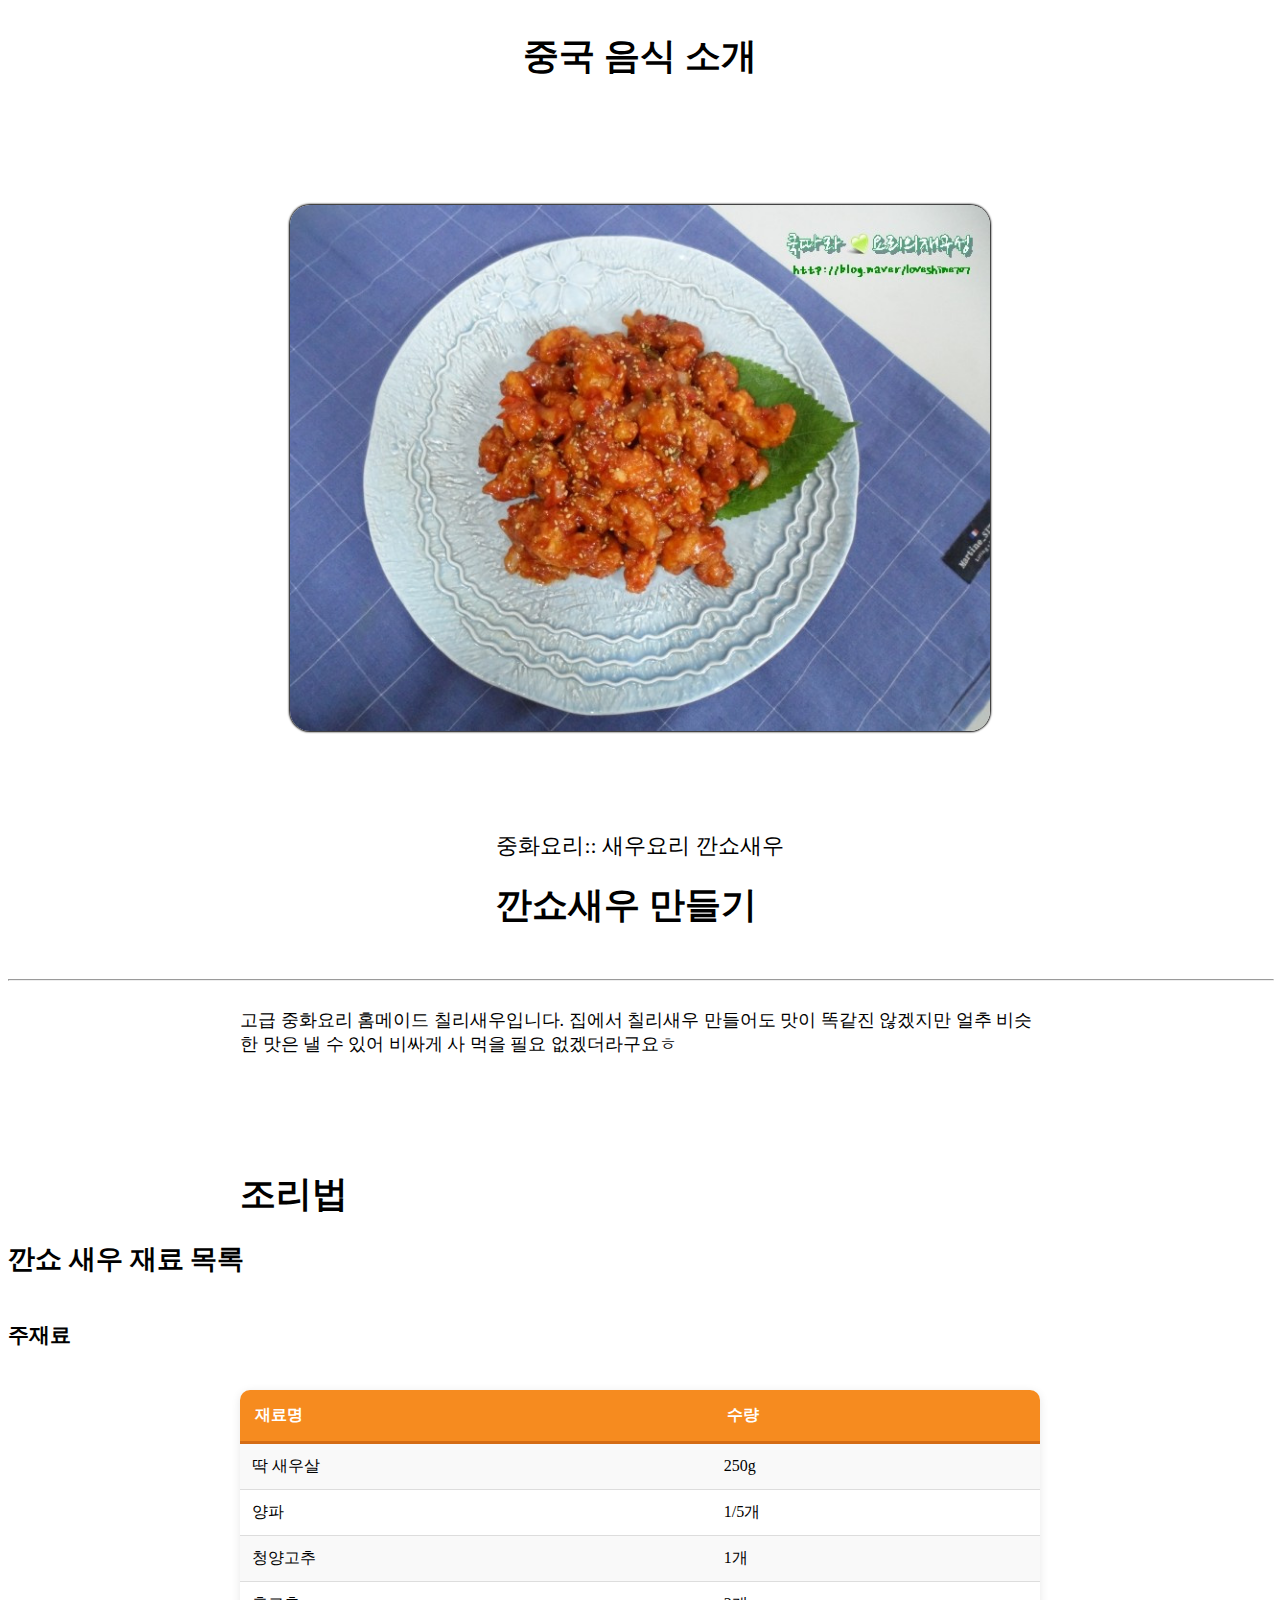
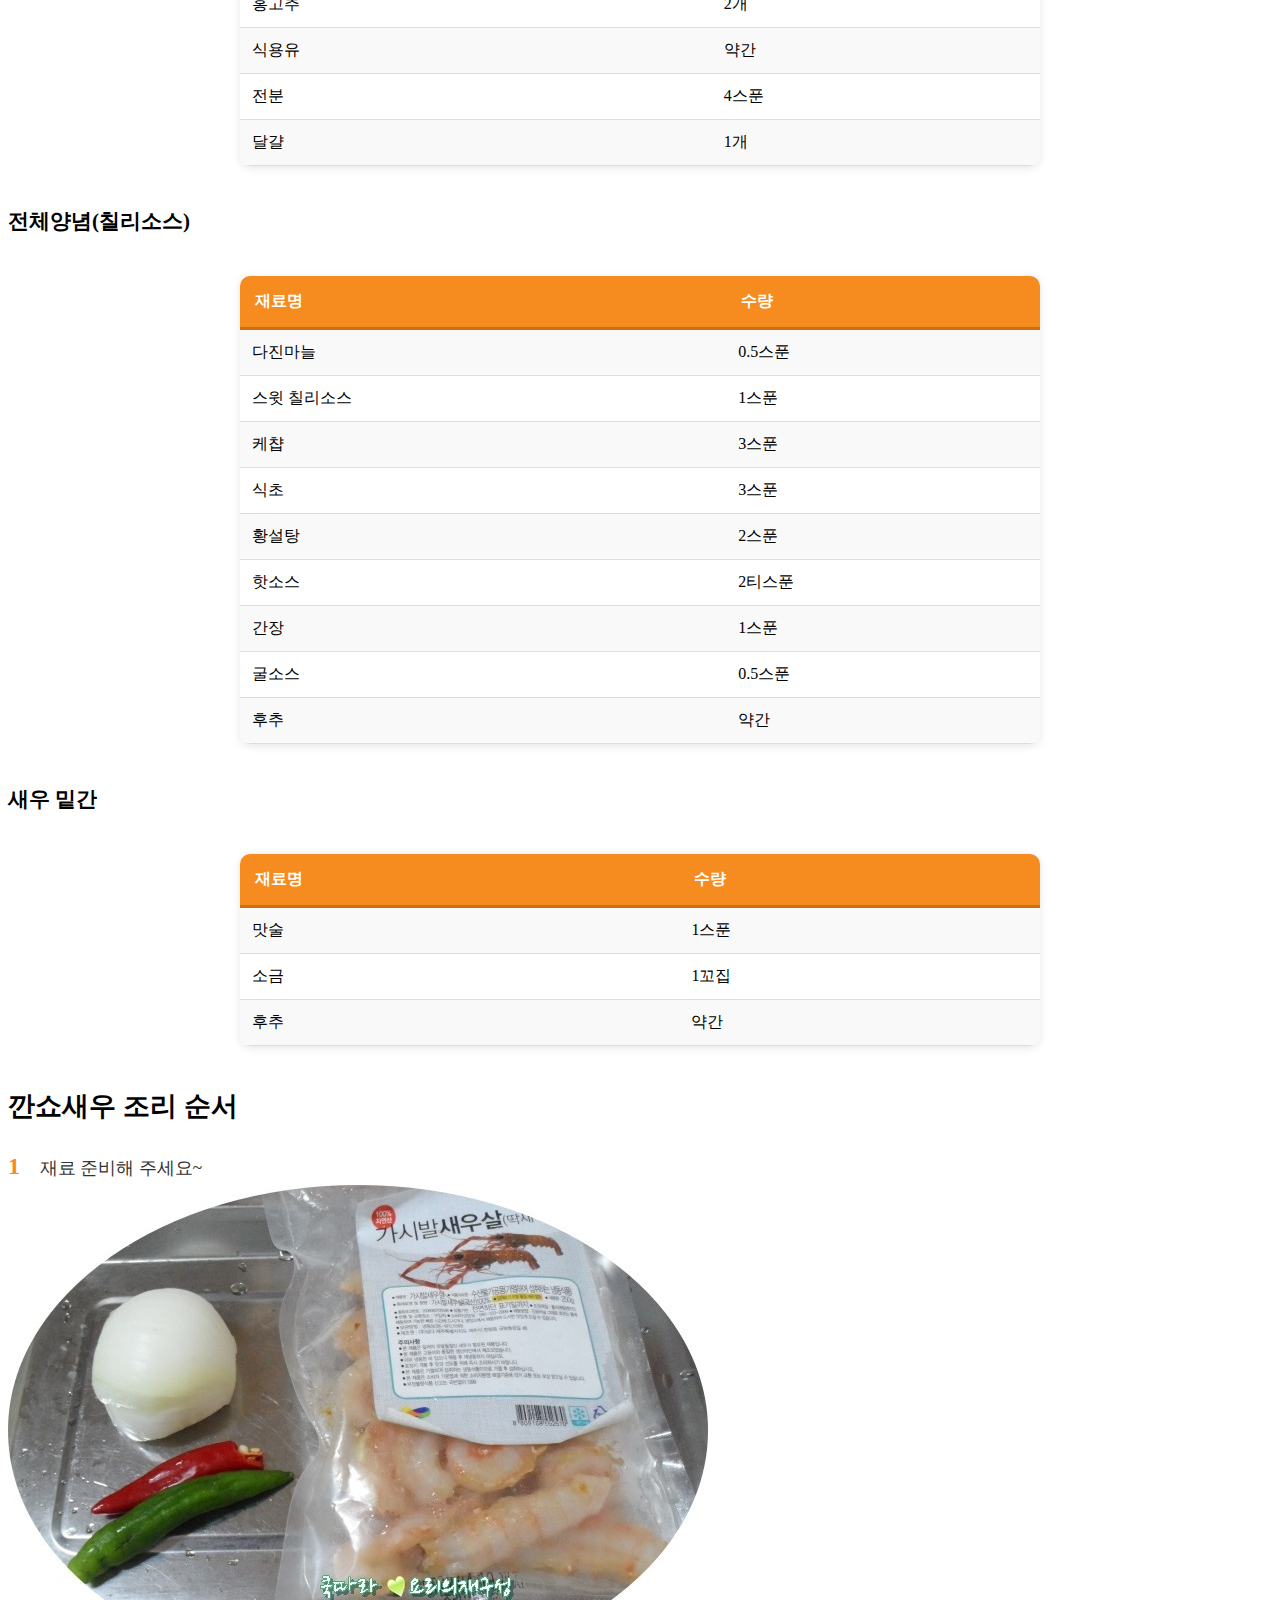
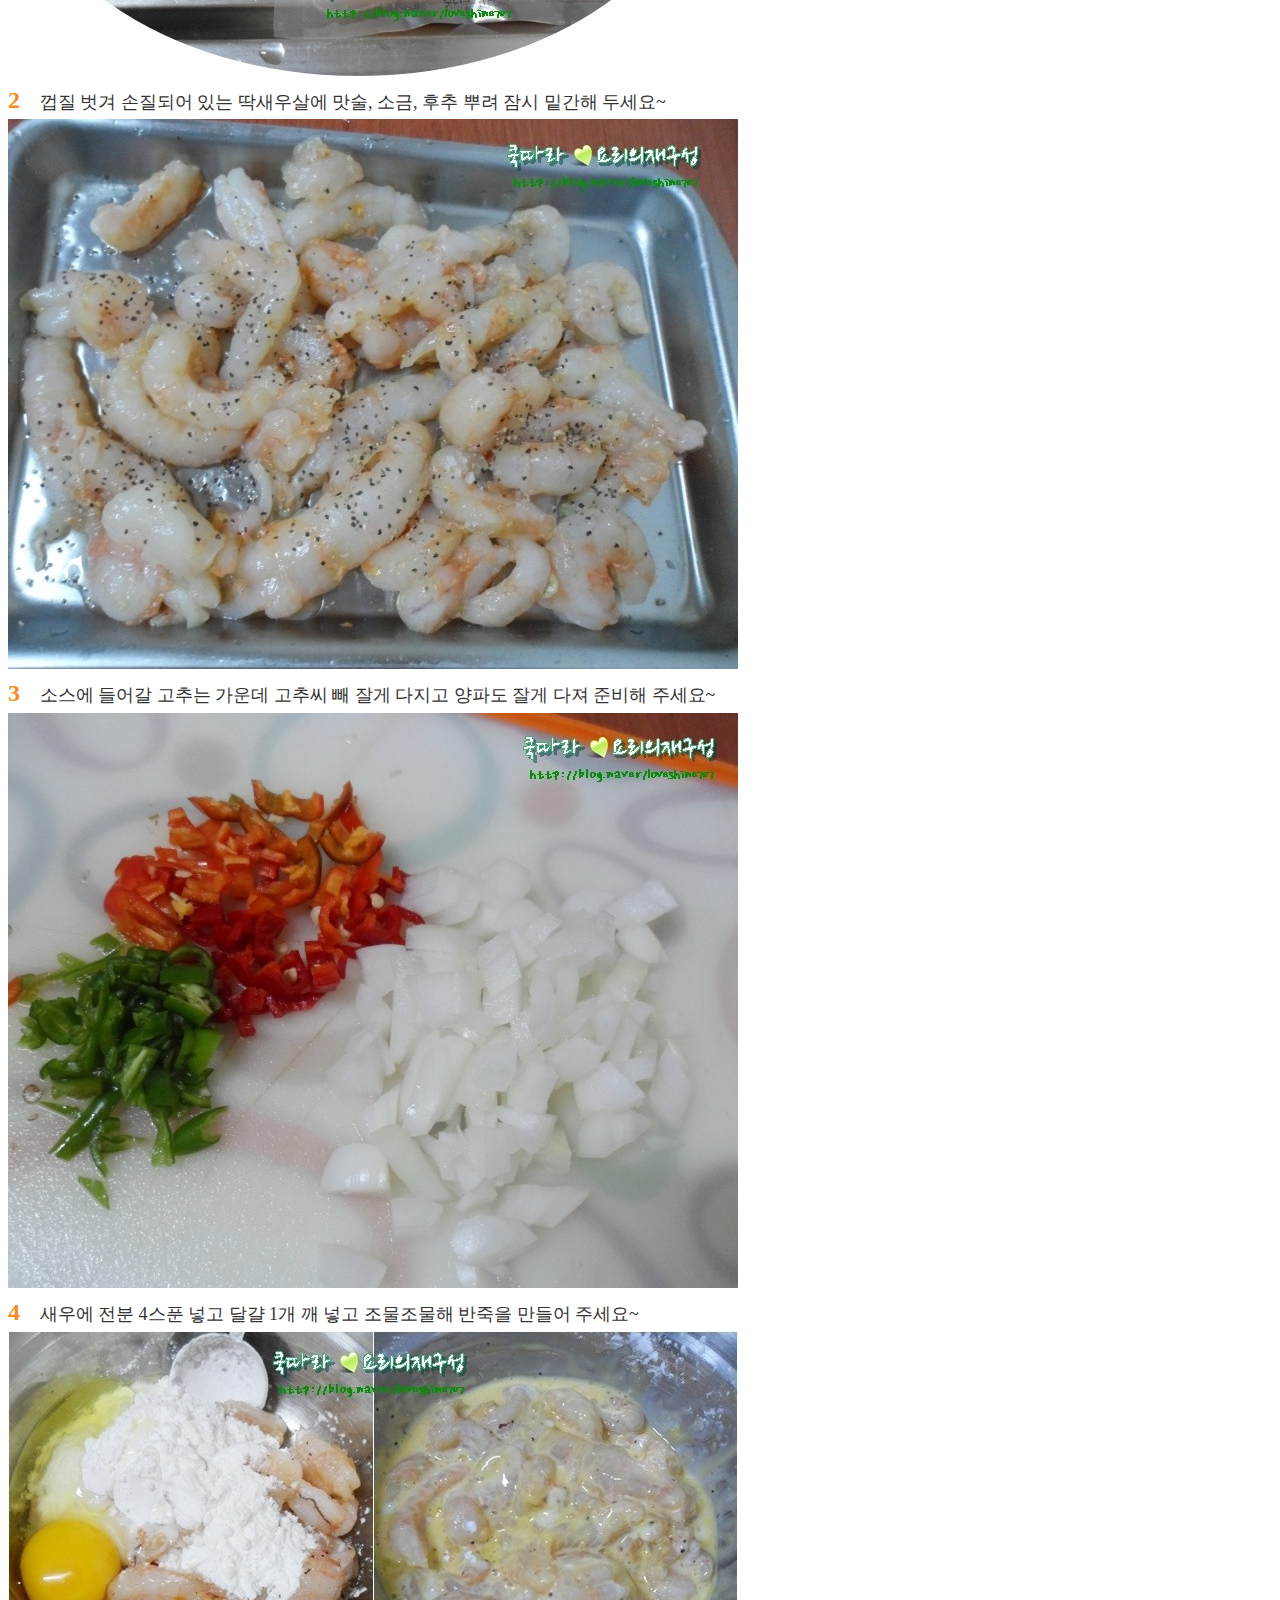
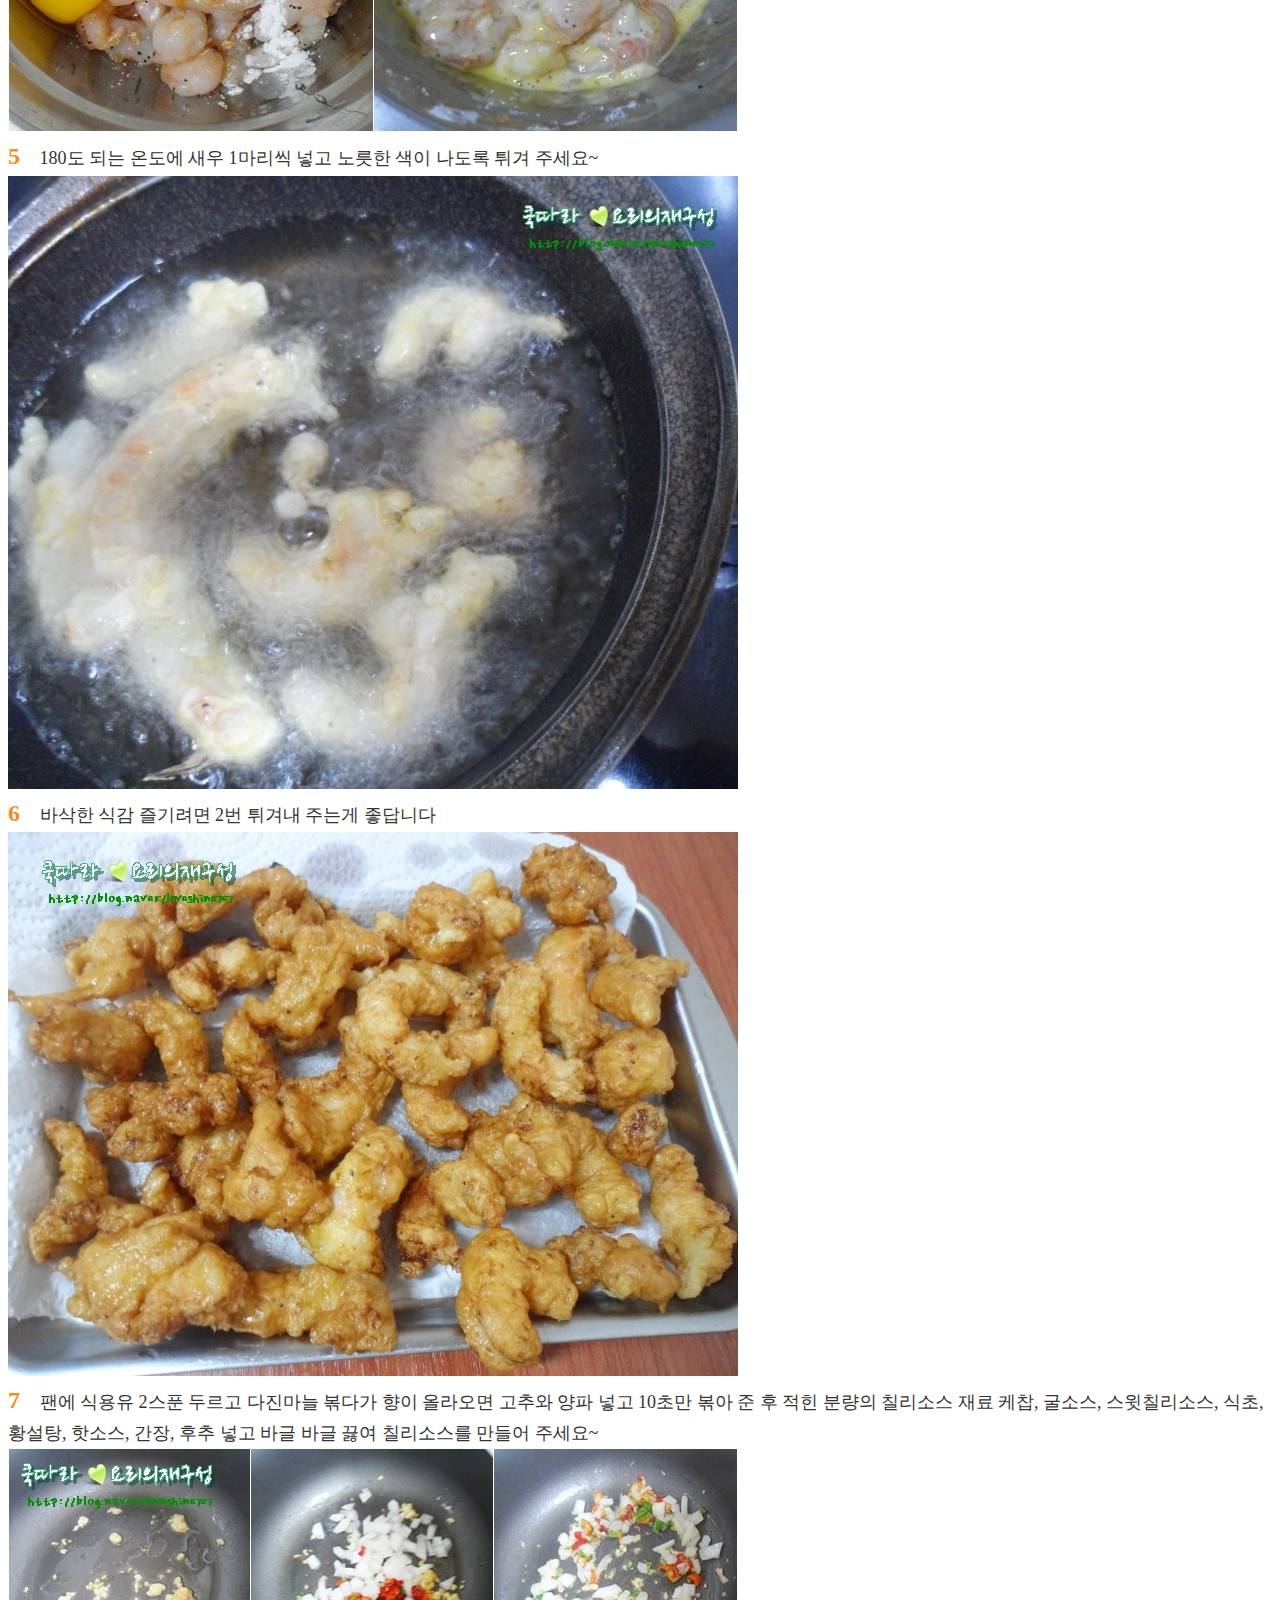
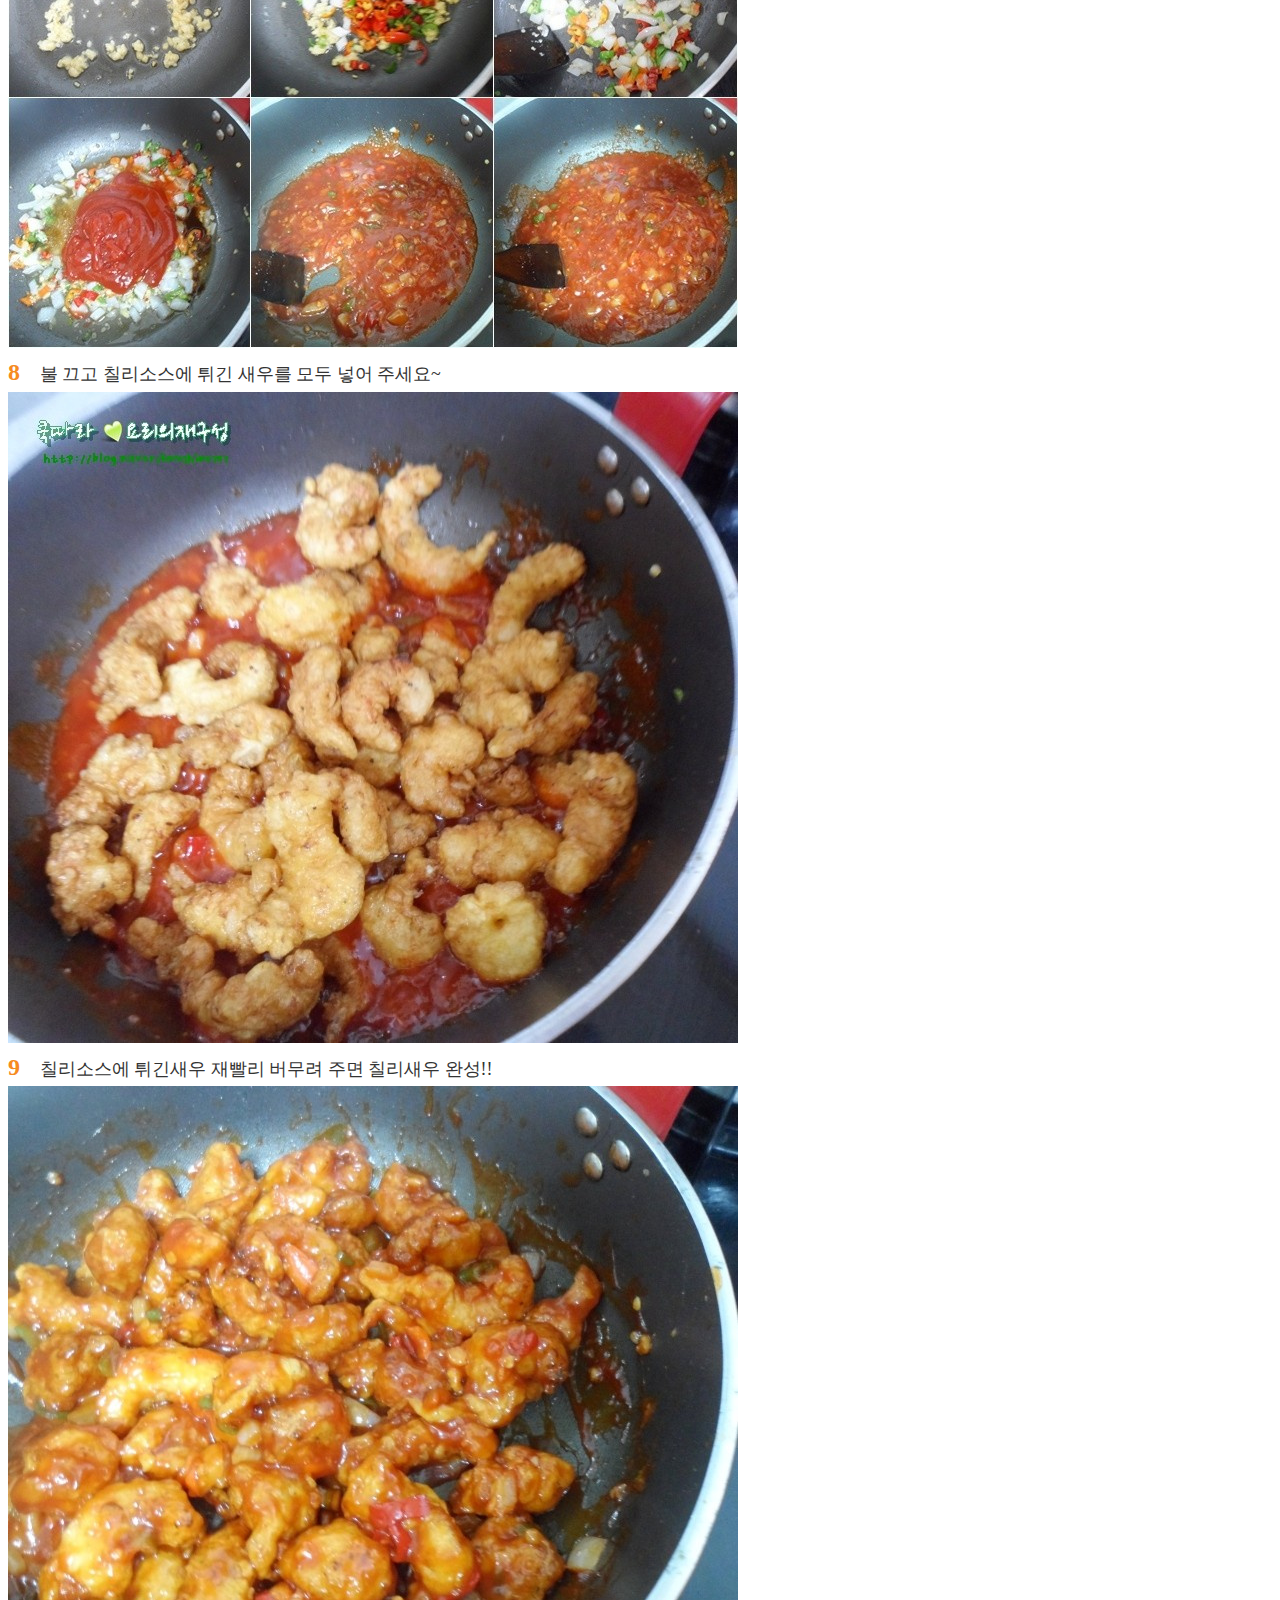
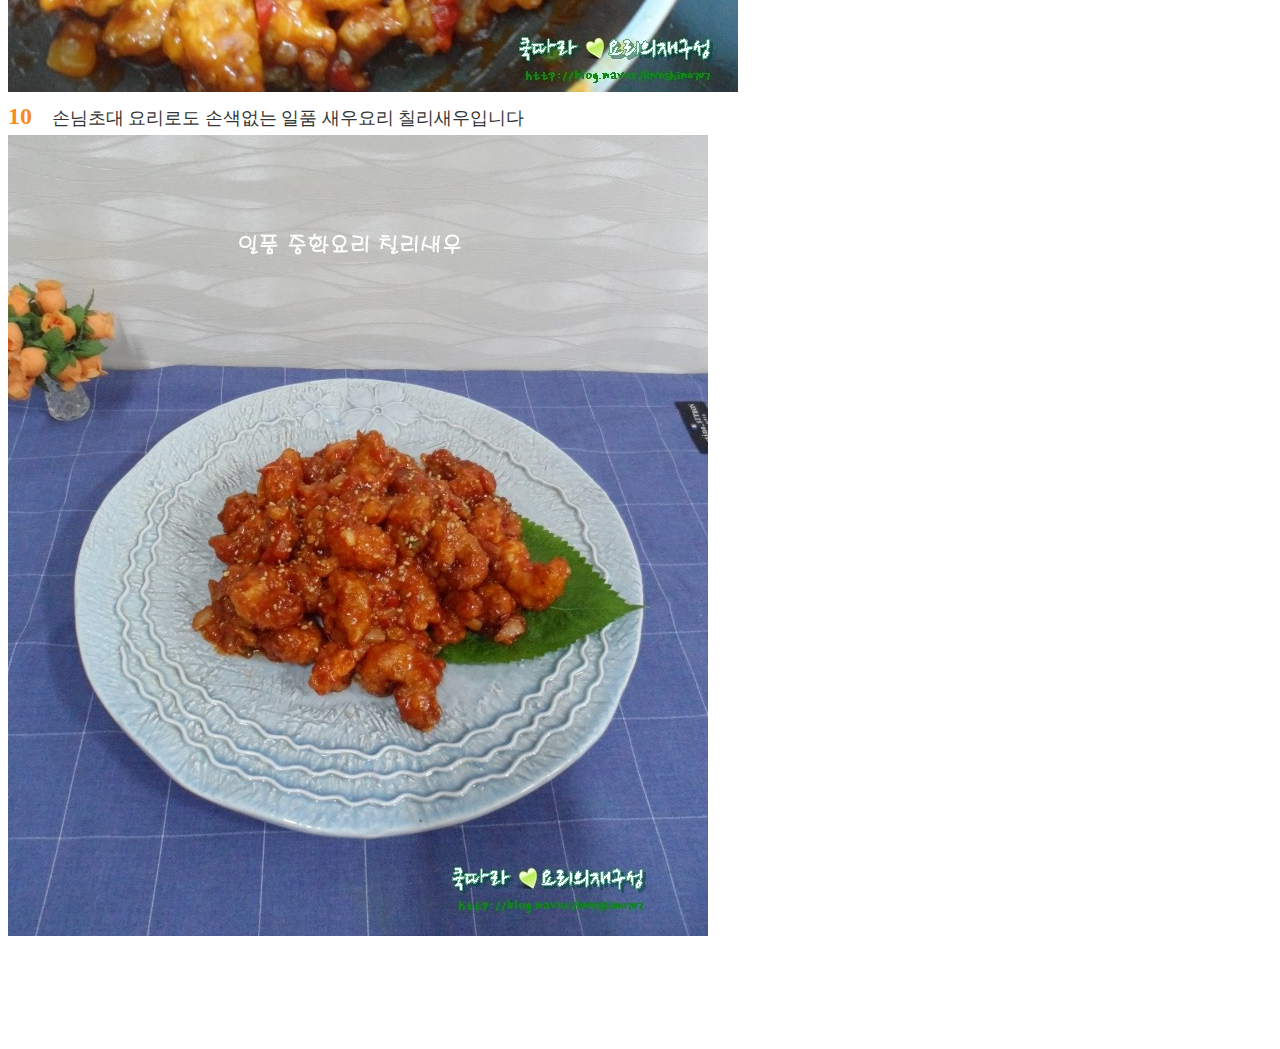
<file: pages/chineseFood2.html>
<!DOCTYPE html>
<html lang="en">
  <head>
    <meta charset="UTF-8" />
    <meta name="viewport" content="width=device-width, initial-scale=1.0" />
    <title>Introduce Tomato</title>
    <link rel="stylesheet" href="../css/chinseFood.css" />
  </head>
  <body>
    <div class="main">
      <header class="main-title d-flex justify-content-center">
        <h1>중국 음식 소개</h1>
      </header>
      <div class="clear-50"></div>

      <div class="img-first d-flex justify-content-center">
        <img
          class="img-main img-hover-1"
          src="../images/깐쇼새우.jpg"
          alt="깐쇼새우"
        />
      </div>

      <div class="clear-50"></div>

      <div class="header d-flex justify-content-center">
        <div>
          <div class="subtitle">중화요리:: 새우요리 깐쇼새우</div>
          <div class="clear-10"></div>
          <div class="title">깐쇼새우 만들기</div>
        </div>
      </div>

      <div class="clear-20"></div>

      <hr class="hr-strong w-100" />

      <div class="content d-flex justify-content-center">
        <p class="default-width">
          고급 중화요리 홈메이드 칠리새우입니다. 집에서 칠리새우 만들어도 맛이
          똑같진 않겠지만 얼추 비슷한 맛은 낼 수 있어 비싸게 사 먹을 필요
          없겠더라구요ㅎ
        </p>
      </div>

      <div class="clear-30"></div>

      <div class="content d-flex justify-content-center">
        <p class="default-width"></p>
      </div>
      <div class="d-flex justify-content-center">
        <div class="title default-width justify-content-start">조리법</div>
      </div>

      <h2>깐쇼 새우 재료 목록</h2>

      <h3>주재료</h3>
      <table>
        <tr>
          <th>재료명</th>
          <th>수량</th>
        </tr>
        <tr>
          <td>딱 새우살</td>
          <td>250g</td>
        </tr>
        <tr>
          <td>양파</td>
          <td>1/5개</td>
        </tr>
        <tr>
          <td>청양고추</td>
          <td>1개</td>
        </tr>
        <tr>
          <td>홍고추</td>
          <td>2개</td>
        </tr>
        <tr>
          <td>식용유</td>
          <td>약간</td>
        </tr>
        <tr>
          <td>전분</td>
          <td>4스푼</td>
        </tr>
        <tr>
          <td>달걀</td>
          <td>1개</td>
        </tr>
      </table>

      <h3>전체양념(칠리소스)</h3>
      <table>
        <tr>
          <th>재료명</th>
          <th>수량</th>
        </tr>
        <tr>
          <td>다진마늘</td>
          <td>0.5스푼</td>
        </tr>
        <tr>
          <td>스윗 칠리소스</td>
          <td>1스푼</td>
        </tr>
        <tr>
          <td>케챱</td>
          <td>3스푼</td>
        </tr>
        <tr>
          <td>식초</td>
          <td>3스푼</td>
        </tr>
        <tr>
          <td>황설탕</td>
          <td>2스푼</td>
        </tr>
        <tr>
          <td>핫소스</td>
          <td>2티스푼</td>
        </tr>
        <tr>
          <td>간장</td>
          <td>1스푼</td>
        </tr>
        <tr>
          <td>굴소스</td>
          <td>0.5스푼</td>
        </tr>
        <tr>
          <td>후추</td>
          <td>약간</td>
        </tr>
      </table>

      <h3>새우 밑간</h3>
      <table>
        <tr>
          <th>재료명</th>
          <th>수량</th>
        </tr>
        <tr>
          <td>맛술</td>
          <td>1스푼</td>
        </tr>
        <tr>
          <td>소금</td>
          <td>1꼬집</td>
        </tr>
        <tr>
          <td>후추</td>
          <td>약간</td>
        </tr>
      </table>

      <h2>깐쇼새우 조리 순서</h2>

      <div class="step">
        <div class="step-text">
          <span class="step-number">1</span>

          재료 준비해 주세요~
        </div>
        <img src="../images/깐쇼새우1.jpg" alt="재료 준비" />
      </div>

      <div class="step">
        <div class="step-text">
          <span class="step-number">2</span>
          껍질 벗겨 손질되어 있는 딱새우살에 맛술, 소금, 후추 뿌려 잠시 밑간해
          두세요~
        </div>
        <img src="../images/깐쇼새우2.jpg" alt="새우 손질" />
      </div>

      <div class="step">
        <div class="step-text">
          <span class="step-number">3</span>
          소스에 들어갈 고추는 가운데 고추씨 빼 잘게 다지고 양파도 잘게 다져
          준비해 주세요~
        </div>
        <img src="../images/깐쇼새우3.jpg" alt="야채 손질" />
      </div>

      <div class="step">
        <div class="step-text">
          <span class="step-number">4</span>
          새우에 전분 4스푼 넣고 달걀 1개 깨 넣고 조물조물해 반죽을 만들어
          주세요~
        </div>
        <img src="../images/깐쇼새우4.jpg" alt="새우 조리" />
      </div>

      <div class="step">
        <div class="step-text">
          <span class="step-number">5</span>
          180도 되는 온도에 새우 1마리씩 넣고 노릇한 색이 나도록 튀겨 주세요~
        </div>
        <img src="../images/깐쇼새우5.jpg" alt="튀기기" />
      </div>

      <div class="step">
        <div class="step-text">
          <span class="step-number">6</span>
          바삭한 식감 즐기려면 2번 튀겨내 주는게 좋답니다
        </div>
        <img src="../images/깐쇼새우6.jpg" alt="2번 튀기기" />
      </div>

      <div class="step">
        <div class="step-text">
          <span class="step-number">7</span>
          팬에 식용유 2스푼 두르고 다진마늘 볶다가 향이 올라오면 고추와 양파
          넣고 10초만 볶아 준 후 적힌 분량의 칠리소스 재료 케찹, 굴소스,
          스윗칠리소스, 식초, 황설탕, 핫소스, 간장, 후추 넣고 바글 바글 끓여
          칠리소스를 만들어 주세요~
        </div>
        <img src="../images/깐쇼새우7.jpg" alt="소스 만들기" />
      </div>

      <div class="step">
        <div class="step-text">
          <span class="step-number">8</span>
          불 끄고 칠리소스에 튀긴 새우를 모두 넣어 주세요~
        </div>
        <img src="../images/깐쇼새우8.jpg" alt="새우넣기" />
      </div>

      <div class="step">
        <div class="step-text">
          <span class="step-number">9</span>
          칠리소스에 튀긴새우 재빨리 버무려 주면 칠리새우 완성!!
        </div>
        <img src="../images/깐쇼새우9.jpg" alt="버무려" />
      </div>

      <div class="step">
        <div class="step-text">
          <span class="step-number">10</span>
          손님초대 요리로도 손색없는 일품 새우요리 칠리새우입니다
        </div>
        <img src="../images/깐쇼새우10.jpg" alt="완성" />
      </div>

      <div class="clear-50"></div>
    </div>
  </body>

  <script>
    document.querySelector('.down-html').addEventListener('click', function () {
      window.open('/multicam/tomato/tomato_html_down.php');
    });
    document.querySelector('.down-css').addEventListener('click', function () {
      window.open('/multicam/tomato/tomato_css_down.php');
    });
  </script>
</html>
</file>
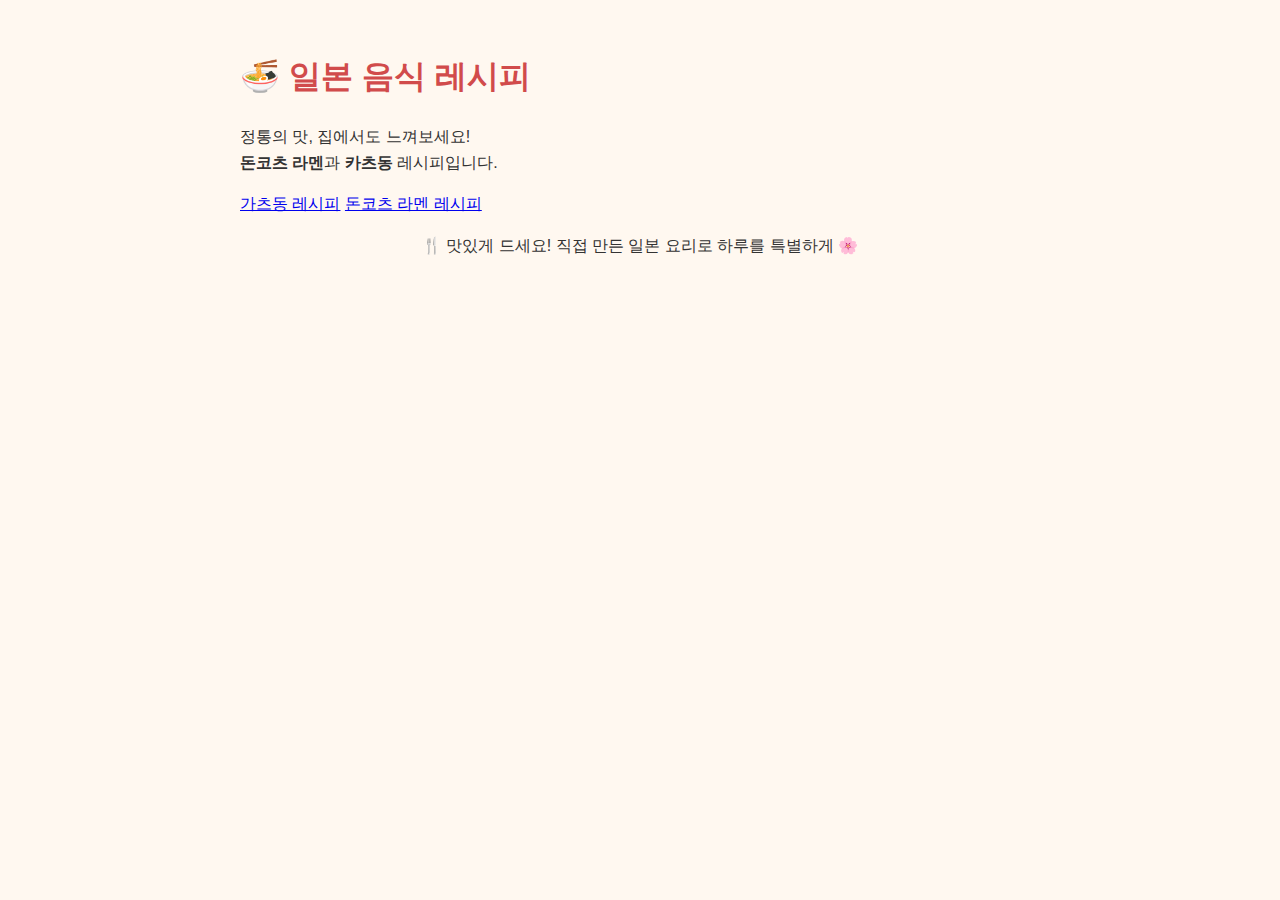
<file: pages/japanese_food/japanese_food.html>
<!DOCTYPE html>
<html lang="ko">
  <head>
    <meta charset="UTF-8" />
    <title>일본 음식 레시피 - 돈코츠 라멘 & 카츠동</title>
    <link rel="stylesheet" href="../../css/japen.css" />
  </head>
  <body>
    <h1>🍜 일본 음식 레시피</h1>
    <p>
      정통의 맛, 집에서도 느껴보세요! <br />
      <strong>돈코츠 라멘</strong>과 <strong>카츠동</strong> 레시피입니다.
    </p>

    <div>
      <a href="./Katsudon.html">가츠동 레시피</a>
      <a href="./ramen.html">돈코츠 라멘 레시피</a>
    </div>

    <p style="text-align: center">
      🍴 맛있게 드세요! 직접 만든 일본 요리로 하루를 특별하게 🌸
    </p>

    <script src="../../js/japan.js"></script>
  </body>
</html>
</file>
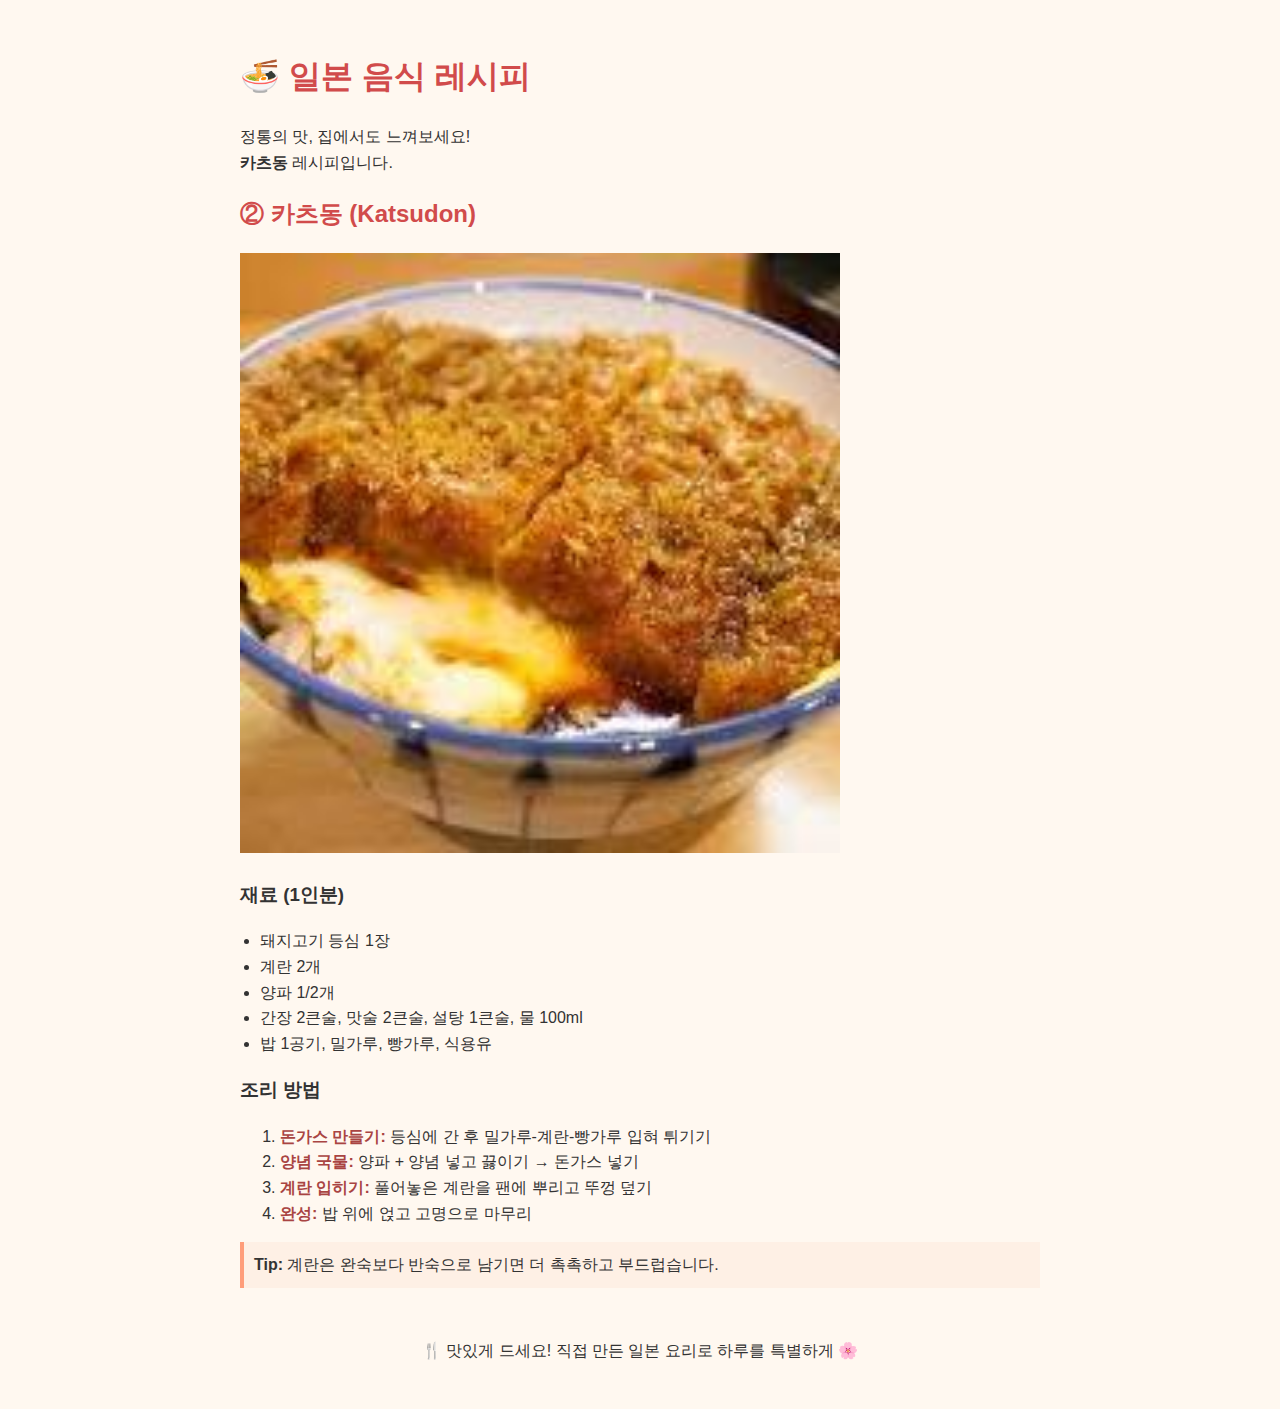
<file: pages/japanese_food/Katsudon.html>
<!DOCTYPE html>
<html lang="ko">
  <head>
    <meta charset="UTF-8" />
    <title>일본 음식 레시피 - 돈코츠 라멘 & 카츠동</title>
    <link rel="stylesheet" href="../../css/japen.css" />
  </head>
  <body>
    <h1>🍜 일본 음식 레시피</h1>
    <p>
      정통의 맛, 집에서도 느껴보세요! <br />
      <strong>카츠동</strong> 레시피입니다.
    </p>

    <div class="recipe-section">
      <h2>② 카츠동 (Katsudon)</h2>

      <img src="../../images/가츠동.jpg" alt="돈코츠라멘" width="600px" />

      <h3>재료 (1인분)</h3>
      <ul>
        <li>돼지고기 등심 1장</li>
        <li>계란 2개</li>
        <li>양파 1/2개</li>
        <li>간장 2큰술, 맛술 2큰술, 설탕 1큰술, 물 100ml</li>
        <li>밥 1공기, 밀가루, 빵가루, 식용유</li>
      </ul>

      <h3>조리 방법</h3>
      <ol>
        <li>
          <span class="highlight">돈가스 만들기:</span> 등심에 간 후
          밀가루-계란-빵가루 입혀 튀기기
        </li>
        <li>
          <span class="highlight">양념 국물:</span> 양파 + 양념 넣고 끓이기 →
          돈가스 넣기
        </li>
        <li>
          <span class="highlight">계란 입히기:</span> 풀어놓은 계란을 팬에
          뿌리고 뚜껑 덮기
        </li>
        <li>
          <span class="highlight">완성:</span> 밥 위에 얹고 고명으로 마무리
        </li>
      </ol>

      <div class="tip">
        <strong>Tip:</strong> 계란은 완숙보다 반숙으로 남기면 더 촉촉하고
        부드럽습니다.
      </div>
    </div>

    <p style="text-align: center">
      🍴 맛있게 드세요! 직접 만든 일본 요리로 하루를 특별하게 🌸
    </p>

    <script src="../../js/japan.js"></script>
  </body>
</html>
</file>
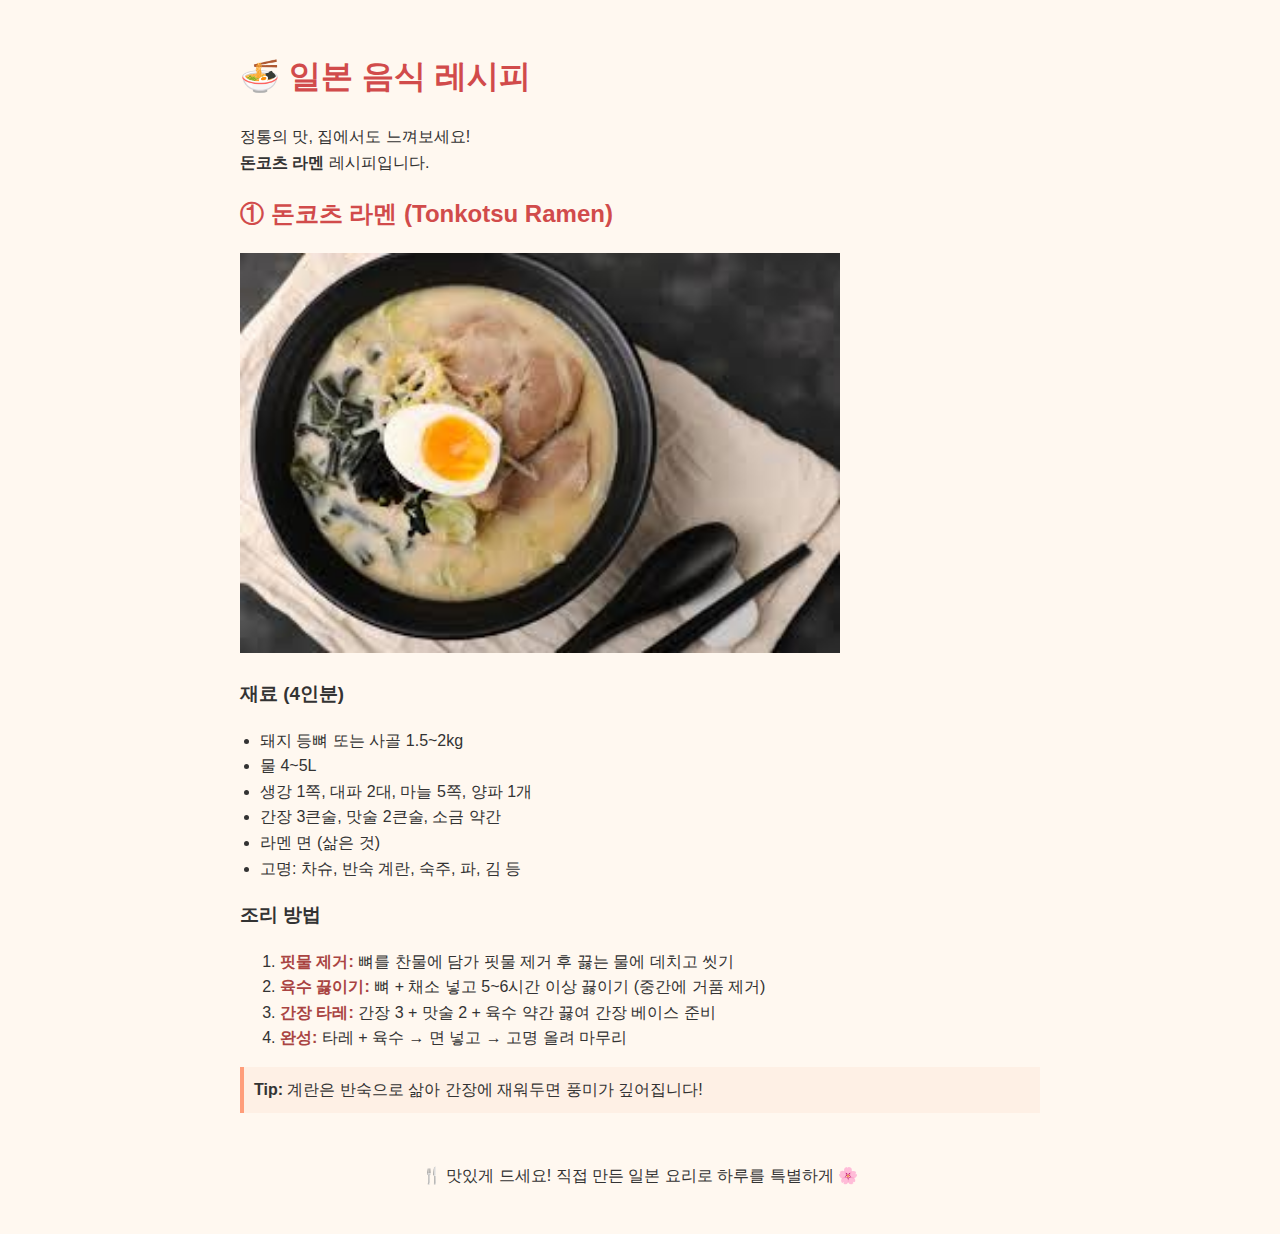
<file: pages/japanese_food/ramen.html>
<!DOCTYPE html>
<html lang="ko">
  <head>
    <meta charset="UTF-8" />
    <title>일본 음식 레시피 - 돈코츠 라멘 & 카츠동</title>
    <link rel="stylesheet" href="../../css/japen.css" />
  </head>
  <body>
    <h1>🍜 일본 음식 레시피</h1>
    <p>
      정통의 맛, 집에서도 느껴보세요! <br />
      <strong>돈코츠 라멘</strong> 레시피입니다.
    </p>

    <div class="recipe-section">
      <h2>① 돈코츠 라멘 (Tonkotsu Ramen)</h2>

      <img src="../../images/돈코츠라멘.jpg" alt="돈코츠라멘" width="600px" />

      <h3>재료 (4인분)</h3>
      <ul>
        <li>돼지 등뼈 또는 사골 1.5~2kg</li>
        <li>물 4~5L</li>
        <li>생강 1쪽, 대파 2대, 마늘 5쪽, 양파 1개</li>
        <li>간장 3큰술, 맛술 2큰술, 소금 약간</li>
        <li>라멘 면 (삶은 것)</li>
        <li>고명: 차슈, 반숙 계란, 숙주, 파, 김 등</li>
      </ul>

      <h3>조리 방법</h3>
      <ol>
        <li>
          <span class="highlight">핏물 제거:</span> 뼈를 찬물에 담가 핏물 제거
          후 끓는 물에 데치고 씻기
        </li>
        <li>
          <span class="highlight">육수 끓이기:</span> 뼈 + 채소 넣고 5~6시간
          이상 끓이기 (중간에 거품 제거)
        </li>
        <li>
          <span class="highlight">간장 타레:</span> 간장 3 + 맛술 2 + 육수 약간
          끓여 간장 베이스 준비
        </li>
        <li>
          <span class="highlight">완성:</span> 타레 + 육수 → 면 넣고 → 고명 올려
          마무리
        </li>
      </ol>

      <div class="tip">
        <strong>Tip:</strong> 계란은 반숙으로 삶아 간장에 재워두면 풍미가
        깊어집니다!
      </div>
    </div>

    <p style="text-align: center">
      🍴 맛있게 드세요! 직접 만든 일본 요리로 하루를 특별하게 🌸
    </p>

    <script src="../../js/japan.js"></script>
  </body>
</html>
</file>
<file: css/chinseFood.css>
/* 기본값 start*/
html {
  padding: 0;
  margin: 0;
  font-size: 10px;
}
img {
  max-width: 100%;
}
.w-100 {
  width: 100%;
}

.default-width {
  width: 800px;
}

/* 공백 */
.clear-10 {
  padding: 10px;
}
.clear-20 {
  padding: 20px;
}
.clear-30 {
  padding: 30px;
}
.clear-40 {
  padding: 40px;
}
.clear-50 {
  padding: 50px;
}

.d-flex {
  display: flex;
}
.justify-content-center {
  justify-content: center;
}
.justify-content-start {
  justify-content: start;
}
.justify-content-end {
  justify-content: end;
}

.flex-direction-column {
  flex-direction: column;
}

.subtitle {
  font-size: 2.2rem;
}
.title {
  font-size: 3.6rem;
  font-weight: 800;
}

.hr-strong {
  /* color: #777777; */
  /* border: 2px solid; */
  /* background-color: #777777; */
}
/* 기본값 end */

.main {
  display: flex;
  flex-direction: column;
  width: 100%;
  justify-content: center;
  font-size: 1.8rem;
}

.navigation > ul {
  gap: 2rem;
}

.img-main {
  max-width: 700px;
  max-height: 700px;
  border-radius: 2rem;
  box-shadow: 0 0 2px 1px;
}

.img-review {
  width: 100px;
  height: 100px;
  border-radius: 2rem;
  box-shadow: 0 0 2px 1px;
  object-fit: contain;
}

.review-content {
  gap: 2rem;
}
.review-content > div {
  cursor: pointer;
}

.download {
  gap: 2rem;
}
.download > button {
  padding: 1rem;
  background-color: #52d0fe;
  border: 1px solid #009cb7;
  color: #fff;
  border-radius: 1rem;
  cursor: pointer;
  font-size: 1.5rem;
}

table {
  width: 100%;
  max-width: 800px;
  border-collapse: collapse;
  margin: 20px auto;
  font-size: 1.6rem;
  box-shadow: 0 2px 10px rgba(0, 0, 0, 0.1);
  border-radius: 10px;
  overflow: hidden;
}

/* 테이블 헤더 스타일 */
th {
  background-color: #f68b1f;
  color: white;
  font-weight: bold;
  padding: 15px;
  text-align: left;
  border-bottom: 3px solid #d46c15;
}

/* 테이블 데이터 셀 스타일 */
td {
  padding: 12px;
  border-bottom: 1px solid #ddd;
}

/* 테이블 행 줄무늬 스타일 */
tr:nth-child(even) {
  background-color: #f9f9f9;
}

/* 테이블 마우스 오버 효과 */
tr:hover {
  background-color: #ffeedb;
  transition: 0.3s;
}

/* 반응형 테이블: 작은 화면에서도 보기 좋게 */
@media screen and (max-width: 600px) {
  table {
    font-size: 1.4rem;
  }
  th,
  td {
    padding: 10px;
  }
}

/* 조리 과정 컨테이너 */
.step-container {
  display: flex;
  align-items: center;
  justify-content: space-between;
  max-width: 800px;
  margin: 20px auto;
  padding: 15px;
  border-bottom: 2px solid #f68b1f;
  transition: background-color 0.3s ease-in-out;
}

/* 마우스 오버 시 배경 강조 */
.step-container:hover {
  background-color: #ffeedb;
}

/* 조리 단계 번호 스타일 */
.step-number {
  font-weight: bold;
  font-size: 2.4rem;
  color: #f68b1f;
  margin-right: 15px;
  min-width: 50px;
}

/* 조리 과정 텍스트 스타일 */
.step-text {
  flex: 1;
  font-size: 1.8rem;
  line-height: 1.6;
  color: #333;
}

/* 이미지 스타일 */
.step-image {
  width: 120px;
  height: 120px;
  border-radius: 10px;
  box-shadow: 0 4px 8px rgba(0, 0, 0, 0.2);
  object-fit: cover;
  transition: transform 0.2s ease-in-out;
}

/* 마우스 오버 시 이미지 확대 */
.step-image:hover {
  transform: scale(1.1);
}

/* 반응형 디자인: 모바일에서 세로 정렬 */
@media screen and (max-width: 600px) {
  .step-container {
    flex-direction: column;
    align-items: flex-start;
  }
  .step-image {
    width: 100%;
    max-height: 200px;
    margin-top: 10px;
  }
}
</file>
<file: css/japen.css>
body {
  font-family: 'Noto Sans KR', sans-serif;
  background-color: #fff8f0;
  color: #333;
  line-height: 1.6;
  padding: 30px;
  max-width: 800px;
  margin: auto;
}

h1,
h2 {
  color: #d14b4b;
}

ul {
  padding-left: 20px;
}

.recipe-section {
  margin-bottom: 50px;
}

.tip {
  background-color: #fef0e5;
  padding: 10px;
  border-left: 4px solid #ff9d7a;
  margin-top: 10px;
}

.highlight {
  font-weight: bold;
  color: #a94442;
}
</file>
